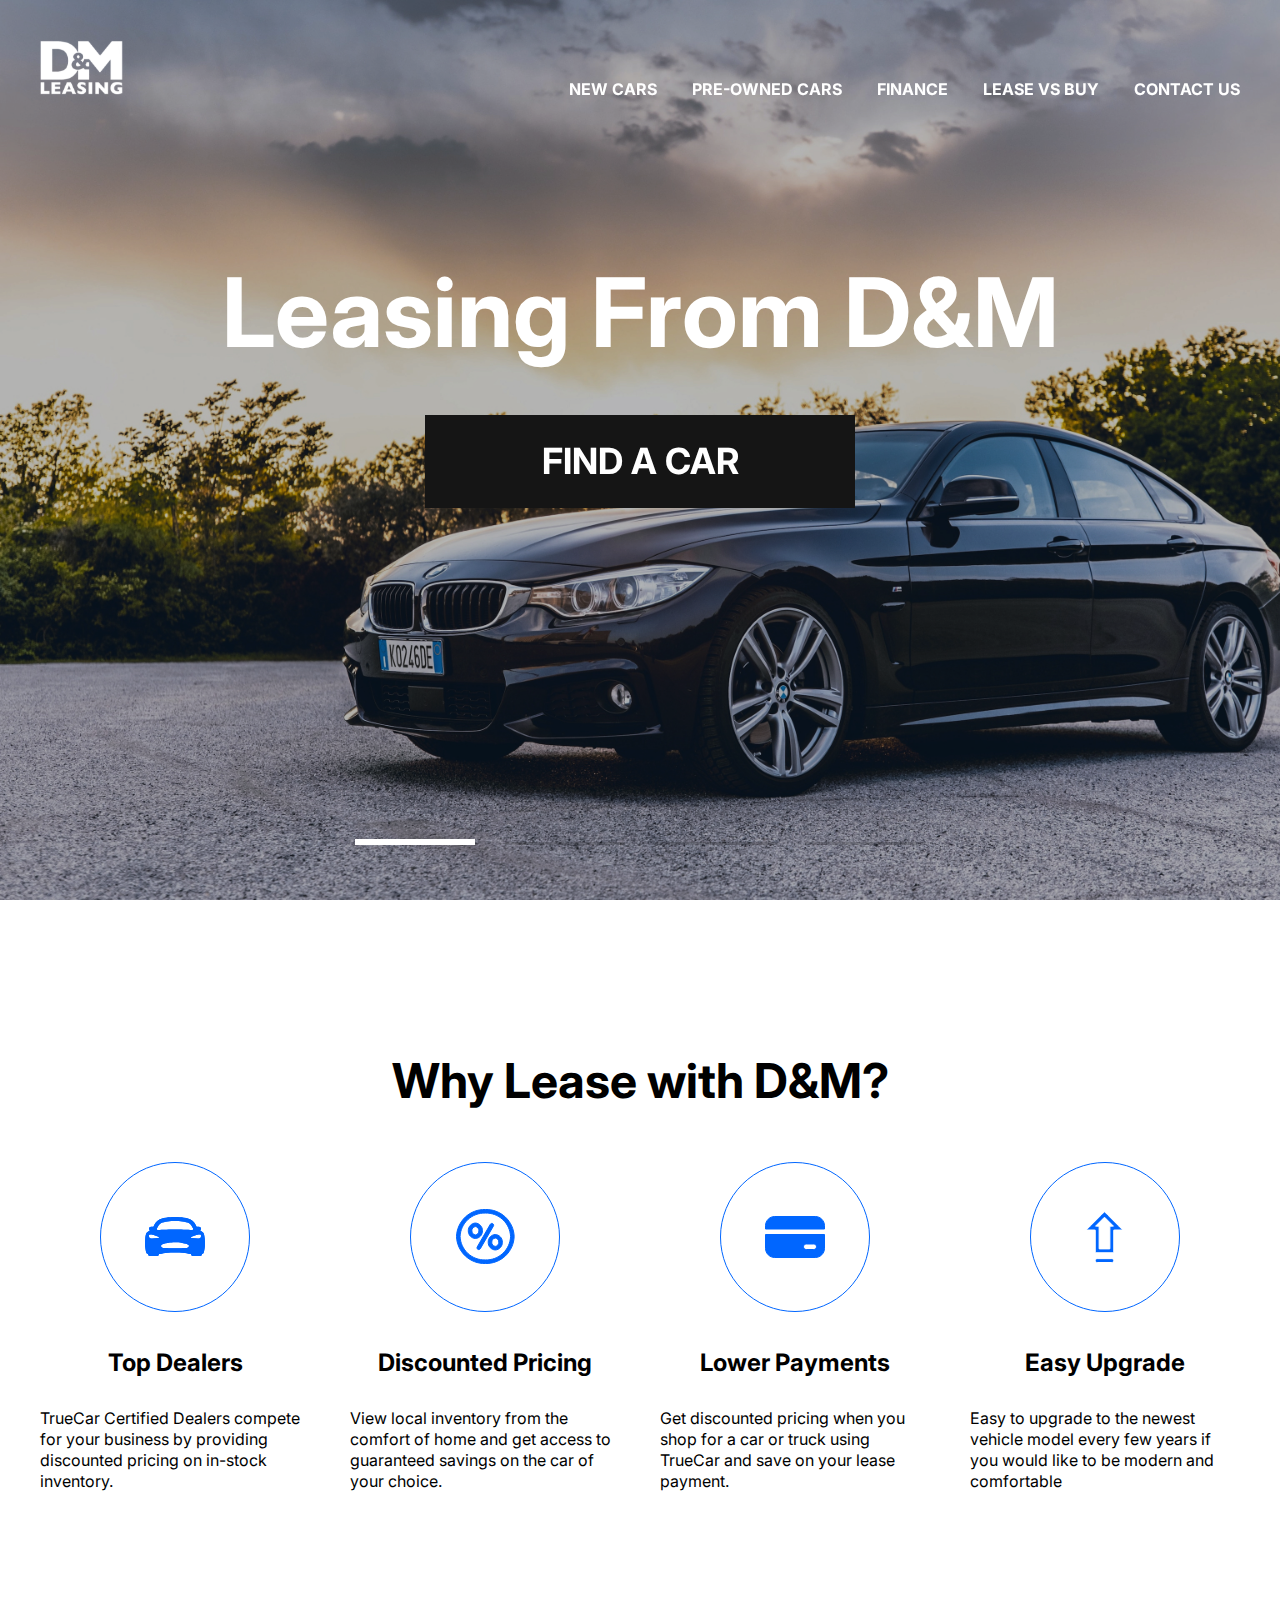
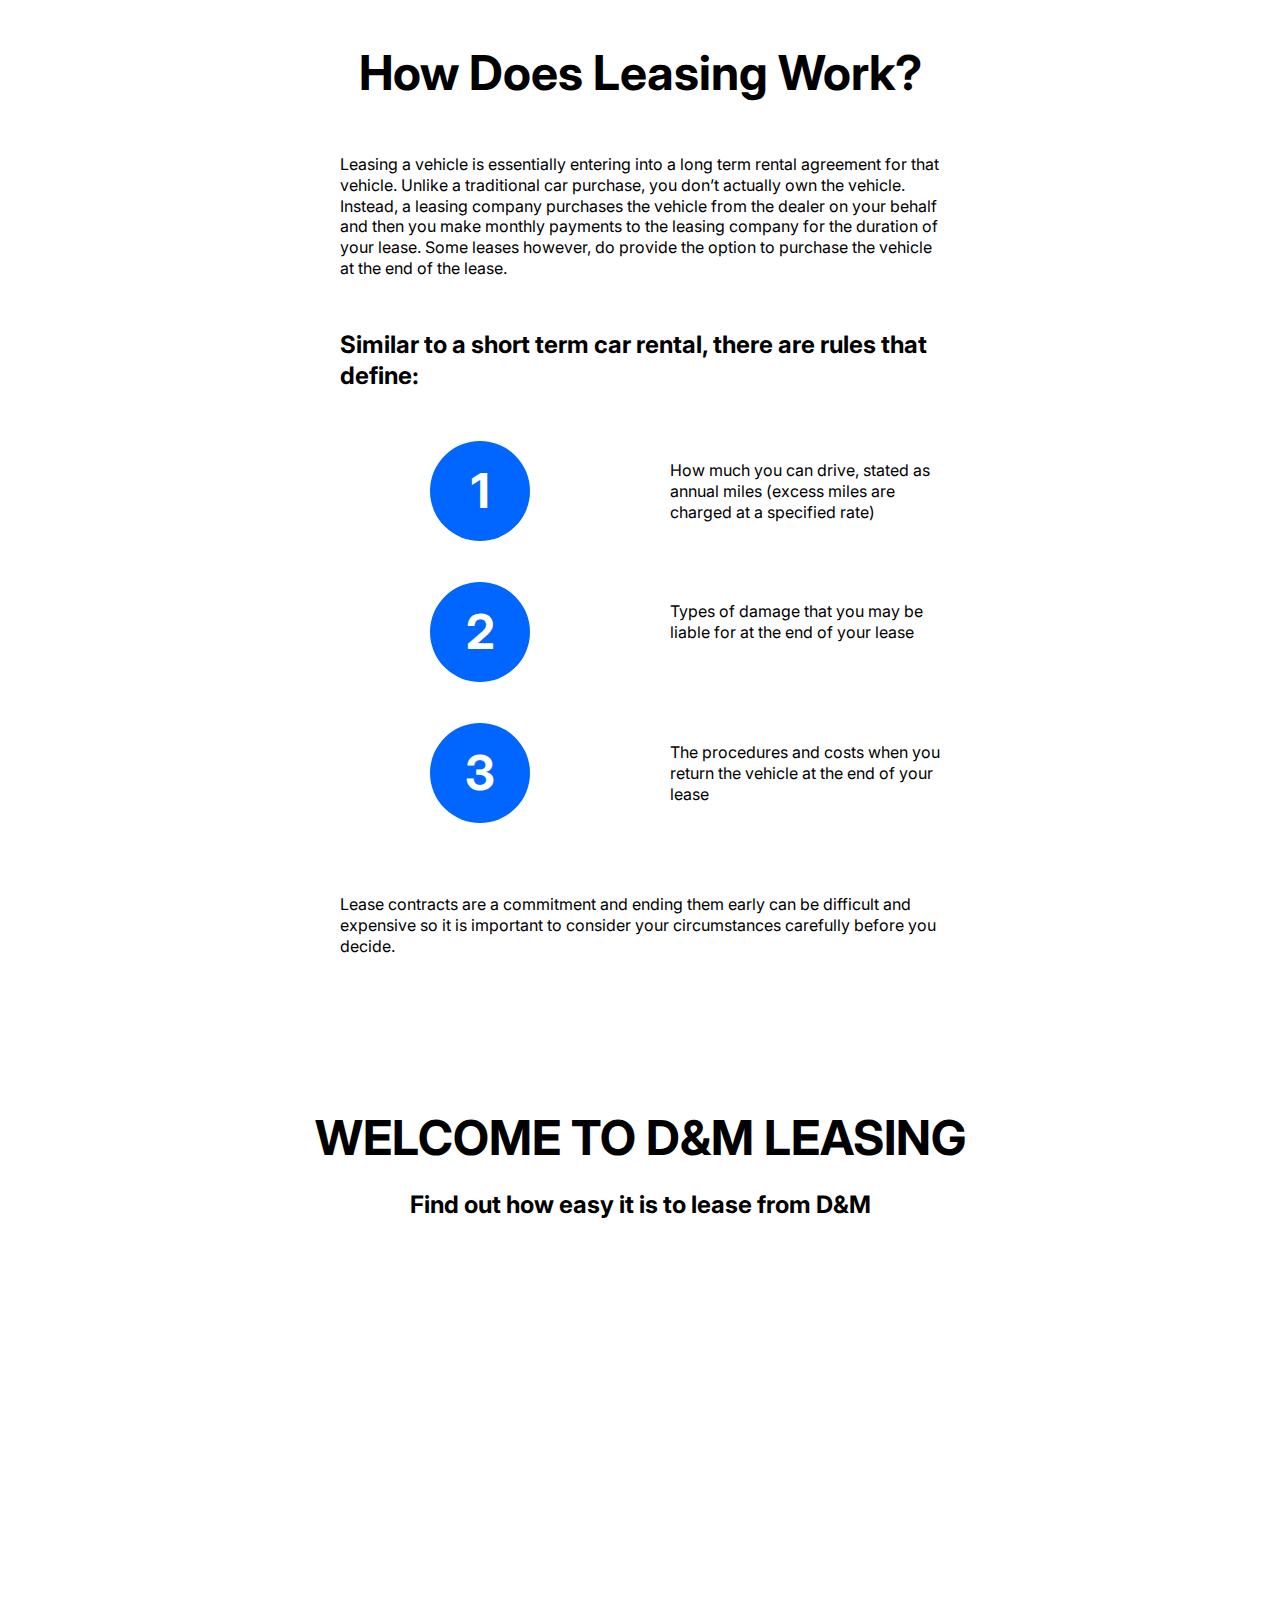
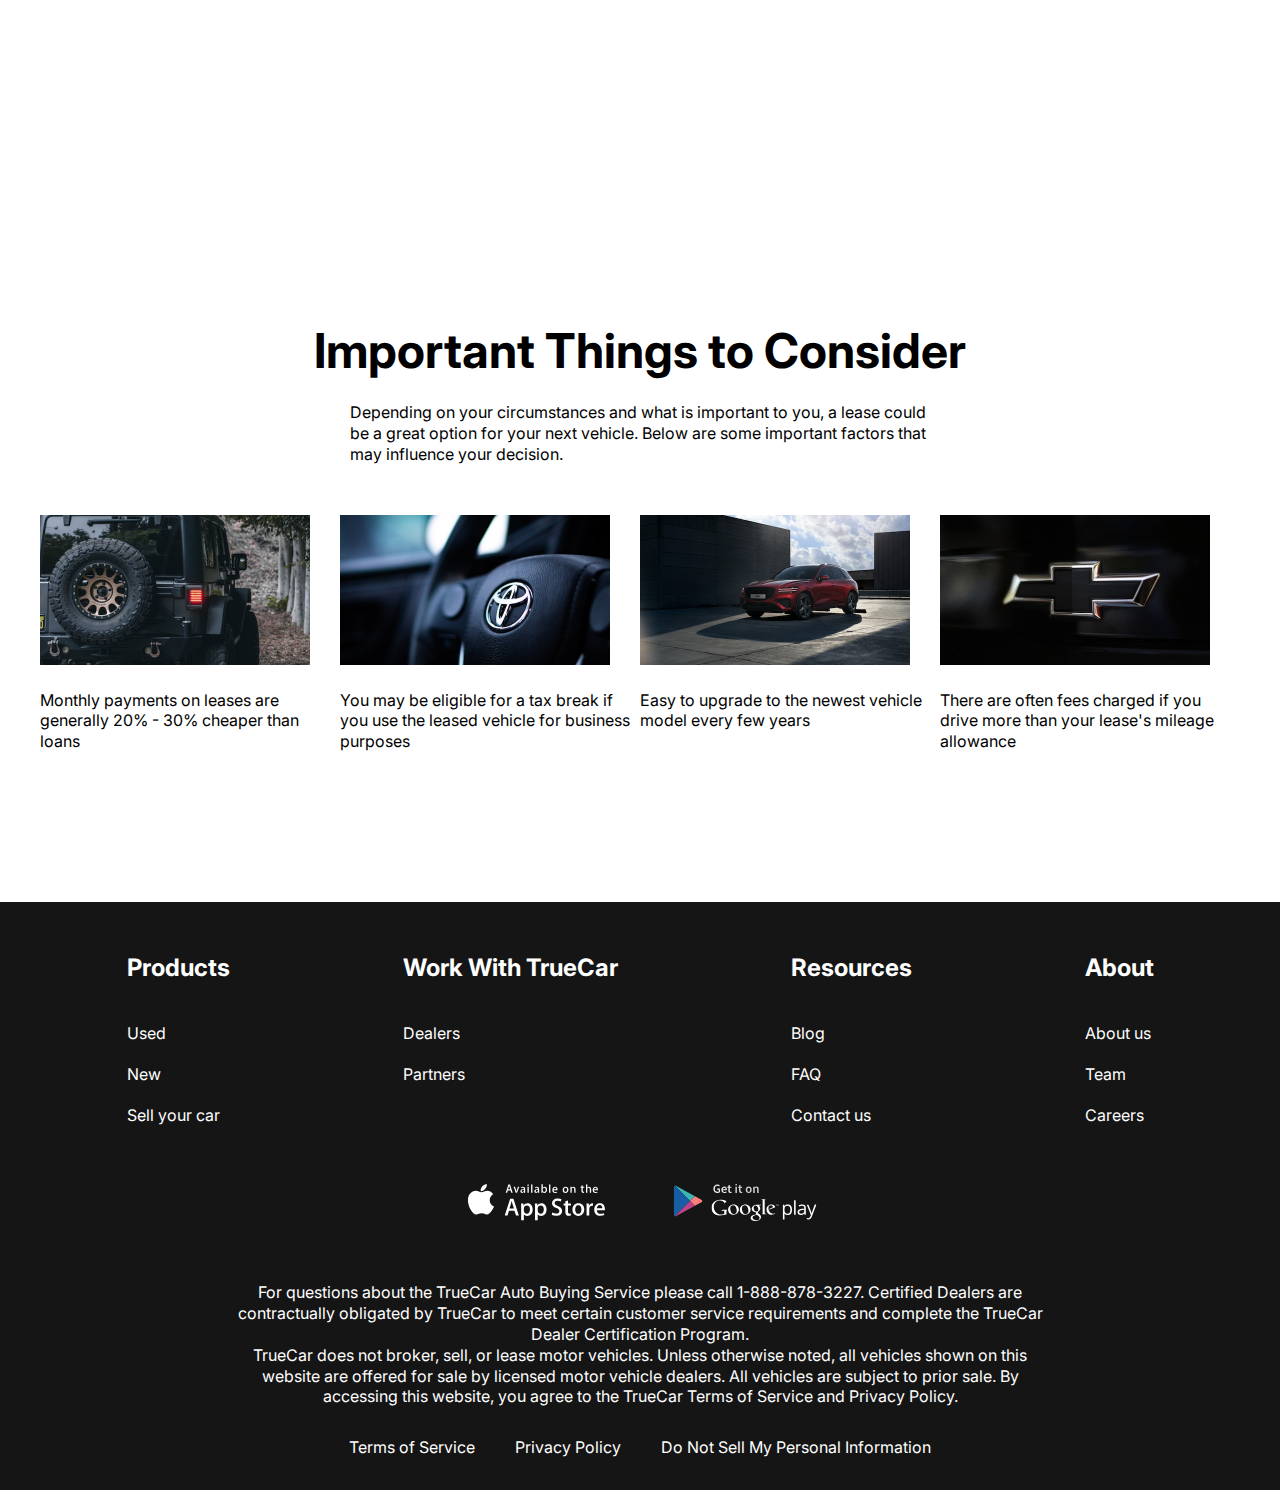
<file: index.html>
<!DOCTYPE html>
<html lang="en">
  <head>
    <meta charset="UTF-8" />
    <meta http-equiv="X-UA-Compatible" content="IE=edge" />
    <meta name="viewport" content="width=device-width, initial-scale=1.0" />
    <title>lease cars</title>
    <link rel="preconnect" href="https://fonts.googleapis.com" />
    <link rel="preconnect" href="https://fonts.gstatic.com" crossorigin />
    <link
      href="https://fonts.googleapis.com/css2?family=Inter:wght@400;700&display=swap"
      rel="stylesheet"
    />
    <link
      rel="stylesheet"
      href="https://cdn.jsdelivr.net/npm/swiper@9/swiper-bundle.min.css"
    />
    <link rel="stylesheet" href="css/style.css" />
  </head>
  <body>
    <div class="wrapper">
      <header class="header header-main">
        <div class="container">
          <div class="header__inner">
            <a class="logo" href="index.html">
              <img src="images/logo.svg" alt="logo" class="logo__img" />
            </a>
            <nav class="menu">
              <button class="menu__btn">
                <span></span>
                <span></span>
                <span></span>
              </button>
              <ul class="menu__list">
                <li class="menu__list-item">
                  <a href="new-cars.html" class="menu__list-link">NEW CARS</a>
                </li>
                <li class="menu__list-item">
                  <a href="#" class="menu__list-link">PRE-OWNED CARS</a>
                </li>
                <li class="menu__list-item">
                  <a href="#" class="menu__list-link">FINANCE</a>
                </li>
                <li class="menu__list-item">
                  <a href="#" class="menu__list-link">LEASE VS BUY</a>
                </li>
                <li class="menu__list-item">
                  <a href="contacts.html" class="menu__list-link">CONTACT US</a>
                </li>
              </ul>
            </nav>
          </div>
        </div>
      </header>
      <main class="main">
        <section class="top">
          <div class="container">
            <h1 class="title">Leasing From D&M</h1>
            <a href="#" class="top__link">FIND A CAR</a>
          </div>
        </section>
        <div class="slider">
          <div class="swiper">
            <div class="swiper-wrapper">
              <div
                class="swiper-slide"
                style="background-image: url(images/slide1.jpg)"
              ></div>
              <div
                class="swiper-slide"
                style="background-image: url(images/slide2.jpg)"
              ></div>
              <div
                class="swiper-slide"
                style="background-image: url(images/slide1.jpg)"
              ></div>
              <div
                class="swiper-slide"
                style="background-image: url(images/slide2.jpg)"
              ></div>
            </div>
            <div class="swiper-pagination"></div>
          </div>
        </div>
        <section class="why-lease">
          <div class="container">
            <h2 class="section-title">Why Lease with D&M?</h2>
            <ul class="why-lease__list">
              <li class="why-lease__item">
                <img
                  src="images/why-lease1.svg"
                  alt="img"
                  class="why-lease__item-img"
                />
                <h3 class="why-lease__item-title">Top Dealers</h3>
                <p class="why-lease__item-text">
                  TrueCar Certified Dealers compete for your business by
                  providing discounted pricing on in-stock inventory.
                </p>
              </li>
              <li class="why-lease__item">
                <img
                  src="images/why-lease2.svg"
                  alt="img"
                  class="why-lease__item-img"
                />
                <h3 class="why-lease__item-title">Discounted Pricing</h3>
                <p class="why-lease__item-text">
                  View local inventory from the comfort of home and get access
                  to guaranteed savings on the car of your choice.
                </p>
              </li>
              <li class="why-lease__item">
                <img
                  src="images/why-lease3.svg"
                  alt="img"
                  class="why-lease__item-img"
                />
                <h3 class="why-lease__item-title">Lower Payments</h3>
                <p class="why-lease__item-text">
                  Get discounted pricing when you shop for a car or truck using
                  TrueCar and save on your lease payment.
                </p>
              </li>
              <li class="why-lease__item">
                <img
                  src="images/why-lease4.svg"
                  alt="img"
                  class="why-lease__item-img"
                />
                <h3 class="why-lease__item-title">Easy Upgrade</h3>
                <p class="why-lease__item-text">
                  Easy to upgrade to the newest vehicle model every few years if
                  you would like to be modern and comfortable
                </p>
              </li>
            </ul>
          </div>
        </section>
        <section class="how-does">
          <div class="container">
            <div class="how-does__iner">
              <h2 class="section-title">How Does Leasing Work?</h2>
              <p class="how-does__text">
                Leasing a vehicle is essentially entering into a long term
                rental agreement for that vehicle. Unlike a traditional car
                purchase, you don’t actually own the vehicle. Instead, a leasing
                company purchases the vehicle from the dealer on your behalf and
                then you make monthly payments to the leasing company for the
                duration of your lease. Some leases however, do provide the
                option to purchase the vehicle at the end of the lease.
              </p>

              <h4 class="how__dose-title">
                Similar to a short term car rental, there are rules that define:
              </h4>
              <ol class="how__does-list">
                <li class="how__does-item">
                  How much you can drive, stated as annual miles (excess miles
                  are charged at a specified rate)
                </li>
                <li class="how__does-item">
                  Types of damage that you may be liable for at the end of your
                  lease
                </li>
                <li class="how__does-item">
                  The procedures and costs when you return the vehicle at the
                  end of your lease
                </li>
              </ol>
              <p class="how-does__text">
                Lease contracts are a commitment and ending them early can be
                difficult and expensive so it is important to consider your
                circumstances carefully before you decide.
              </p>
            </div>
          </div>
        </section>
        <section class="video">
          <div class="container">
            <h2 class="section-title video__title">WELCOME TO D&M LEASING</h2>
            <p class="video__text">Find out how easy it is to lease from D&M</p>
            <iframe
              class="video__content"
              width="1000"
              height="500"
              src="https://www.youtube.com/embed/zyBX5j6MVUU?controls=0"
              title="YouTube video player"
              frameborder="0"
              allow="accelerometer; autoplay; clipboard-write; encrypted-media; gyroscope; picture-in-picture; web-share"
              allowfullscreen
            ></iframe>
          </div>
        </section>
        <section class="important">
          <div class="container">
            <h2 class="section-title impotant__title">
              Important Things to Consider
            </h2>
            <p class="important__text">
              Depending on your circumstances and what is important to you, a
              lease could be a great option for your next vehicle. Below are
              some important factors that may influence your decision.
            </p>
            <ul class="important__list">
              <li class="important__item">
                <img
                  src="images/imp1.jpg"
                  alt="img"
                  class="important__item-img"
                />
                <p class="important__item-text">
                  Monthly payments on leases are generally 20% - 30% cheaper
                  than loans
                </p>
              </li>
              <li class="important__item">
                <img
                  src="images/imp2.jpg"
                  alt="img"
                  class="important__item-img"
                />
                <p class="important__item-text">
                  You may be eligible for a tax break if you use the leased
                  vehicle for business purposes
                </p>
              </li>
              <li class="important__item">
                <img
                  src="images/imp3.jpg"
                  alt="img"
                  class="important__item-img"
                />
                <p class="important__item-text">
                  Easy to upgrade to the newest vehicle model every few years
                </p>
              </li>
              <li class="important__item">
                <img
                  src="images/imp4.jpg"
                  alt="img"
                  class="important__item-img"
                />
                <p class="important__item-text">
                  There are often fees charged if you drive more than your
                  lease's mileage allowance
                </p>
              </li>
            </ul>
          </div>
        </section>
      </main>
      <footer class="footer">
        <div class="container">
          <nav class="footer__menu">
            <ul class="footer__menu-list">
              <li class="footer__menu-item">
                <p class="footer__menu-title">Products</p>
              </li>
              <li class="footer__menu-item">
                <a href="#" class="footer__menu-link">Used</a>
              </li>
              <li class="footer__menu-item">
                <a href="#" class="footer__menu-link">New</a>
              </li>
              <li class="footer__menu-item">
                <a href="#" class="footer__menu-link">Sell your car</a>
              </li>
            </ul>
            <ul class="footer__menu-list">
              <li class="footer__menu-item">
                <p class="footer__menu-title">Work With TrueCar</p>
              </li>
              <li class="footer__menu-item">
                <a href="#" class="footer__menu-link">Dealers</a>
              </li>
              <li class="footer__menu-item">
                <a href="#" class="footer__menu-link">Partners</a>
              </li>
             
            </ul>
            <ul class="footer__menu-list">
              <li class="footer__menu-item">
                <p class="footer__menu-title">Resources</p>
              </li>
              <li class="footer__menu-item">
                <a href="#" class="footer__menu-link">Blog</a>
              </li>
              <li class="footer__menu-item">
                <a href="#" class="footer__menu-link">FAQ</a>
              </li>
              <li class="footer__menu-item">
                <a href="contacts.html" class="footer__menu-link">Contact us</a>
              </li>
            </ul>

            <ul class="footer__menu-list">
              <li class="footer__menu-item">
                <p class="footer__menu-title">About</p>
              </li>
              <li class="footer__menu-item">
                <a href="#" class="footer__menu-link">About us</a>
              </li>
              <li class="footer__menu-item">
                <a href="#" class="footer__menu-link">Team</a>
              </li>
              <li class="footer__menu-item">
                <a href="#" class="footer__menu-link">Careers</a>
              </li>
            </ul>
          </nav>
          <ul class="app">
            <li class="app__item">
              <a href="#" class="app__item-link">
                <img
                  src="images/appstore.svg"
                  alt="img"
                  class="app__item-img"
                />
              </a>
            </li>
            <li class="app__item">
              <a href="#" class="app__item-link">
                <img
                  src="images/googlplay.svg"
                  alt="img"
                  class="app__item-img"
                />
              </a>
            </li>
          </ul>
          <div class="footer__copy">
            <p class="footer__copy-text">
              For questions about the TrueCar Auto Buying Service please call
              1-888-878-3227. Certified Dealers are contractually obligated by
              TrueCar to meet certain customer service requirements and complete
              the TrueCar Dealer Certification Program.
            </p>
            <p class="footer__copy-text">
              TrueCar does not broker, sell, or lease motor vehicles. Unless
              otherwise noted, all vehicles shown on this website are offered
              for sale by licensed motor vehicle dealers. All vehicles are
              subject to prior sale. By accessing this website, you agree to the
              TrueCar Terms of Service and Privacy Policy.
            </p>
          </div>
          <nav class="copy__nav">
            <ul class="copy__nav-list">
              <li class="copy__nav-item">
                <a href="#" class="copy__nav-link">Terms of Service</a>
              </li>
              <li class="copy__nav-item">
                <a href="#" class="copy__nav-link">Privacy Policy</a>
              </li>
              <li class="copy__nav-item">
                <a href="#" class="copy__nav-link"
                  >Do Not Sell My Personal Information</a
                >
              </li>
            </ul>
          </nav>
        </div>
      </footer>
    </div>
    <script src="https://cdn.jsdelivr.net/npm/swiper@9/swiper-bundle.min.js"></script>
    <script src="js/main.js"></script>
  </body>
</html>
</file>
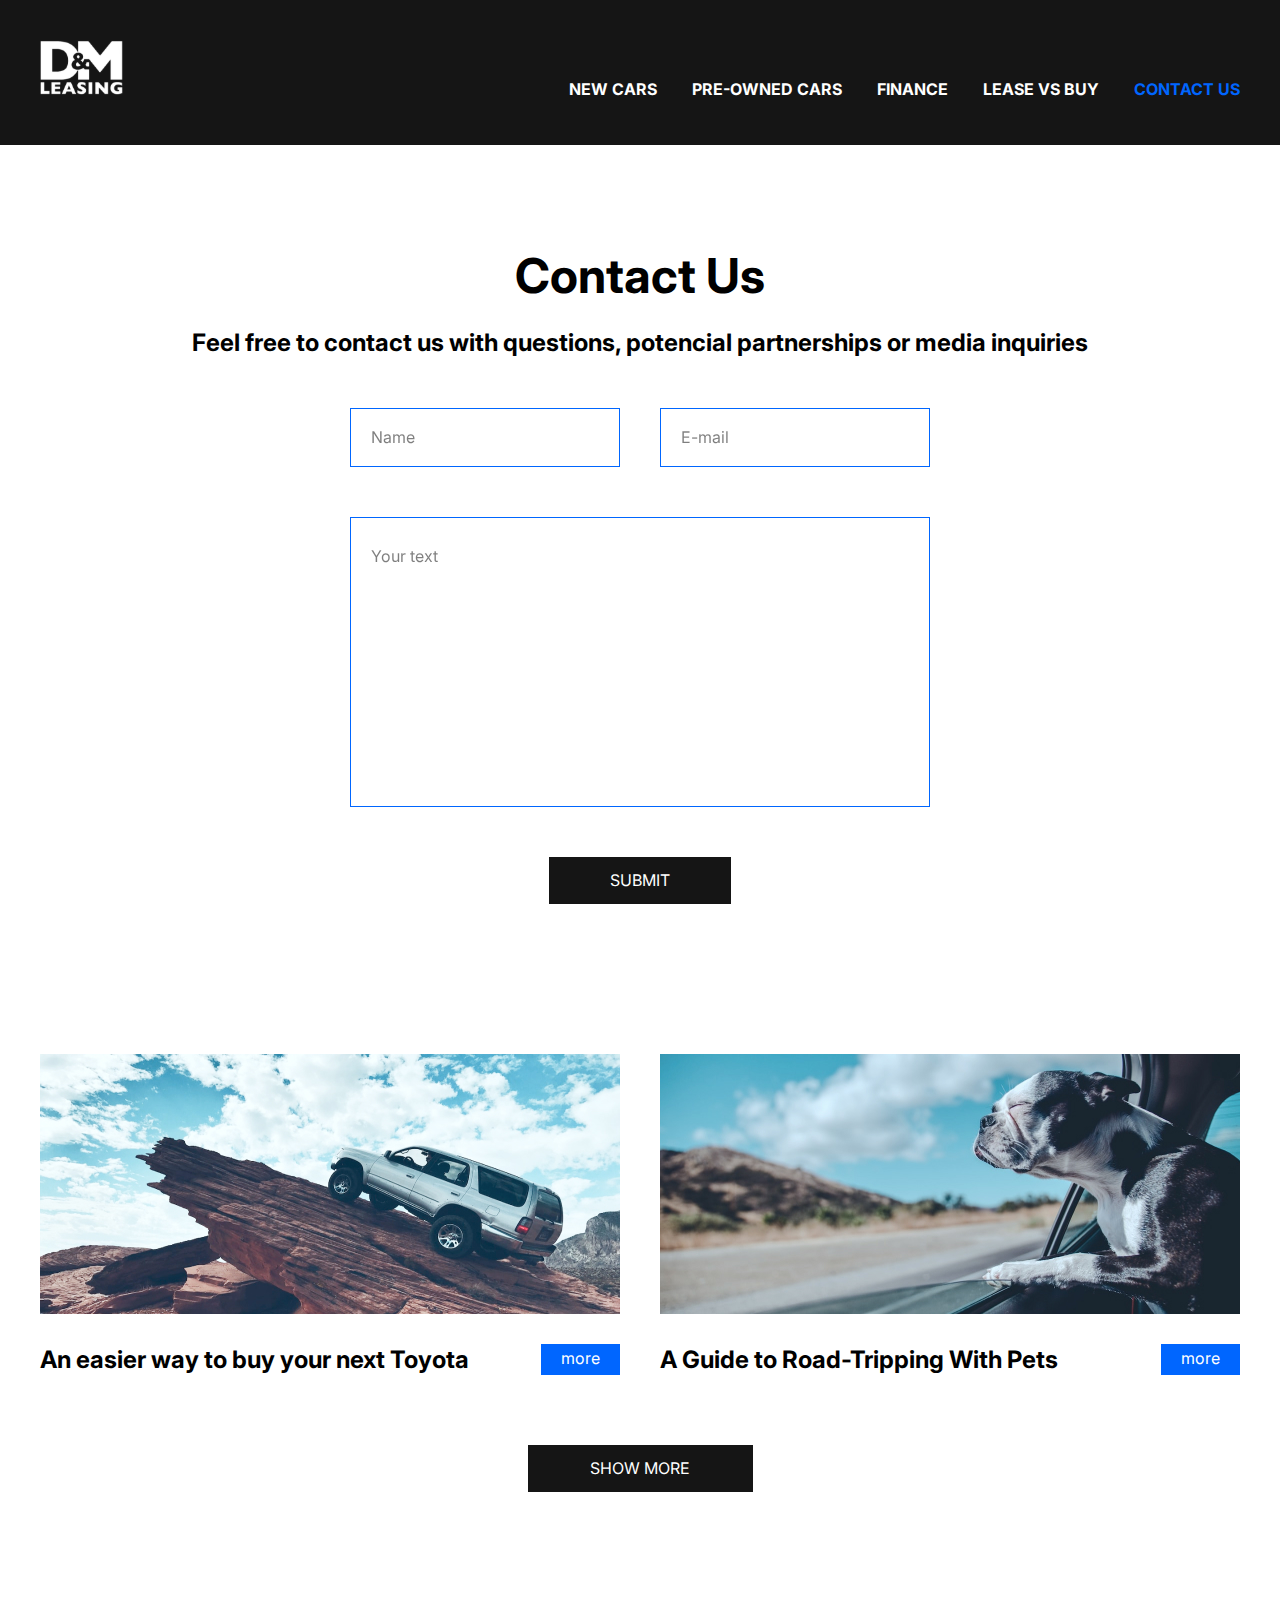
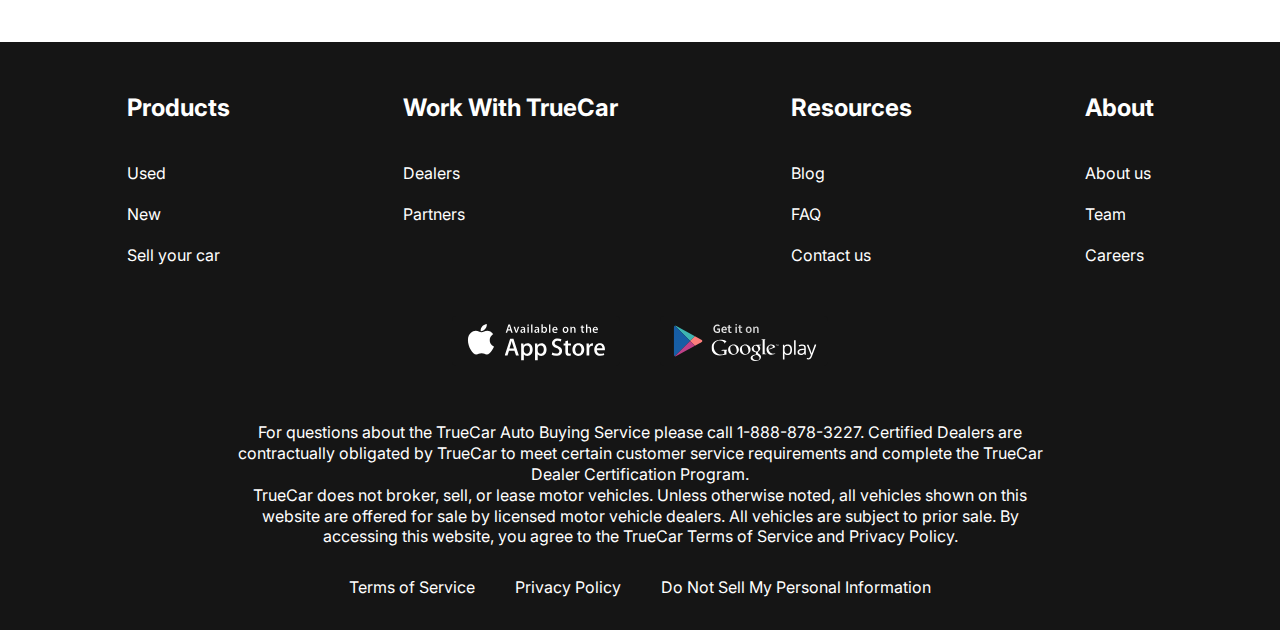
<file: contacts.html>
<!DOCTYPE html>
<html lang="en">
  <head>
    <meta charset="UTF-8" />
    <meta http-equiv="X-UA-Compatible" content="IE=edge" />
    <meta name="viewport" content="width=device-width, initial-scale=1.0" />
    <title>lease cars</title>
    <link rel="preconnect" href="https://fonts.googleapis.com" />
    <link rel="preconnect" href="https://fonts.gstatic.com" crossorigin />
    <link
      href="https://fonts.googleapis.com/css2?family=Inter:wght@400;700&display=swap"
      rel="stylesheet"
    />
    <link rel="stylesheet" href="css/style.css" />
  </head>
  <body>
    <div class="wrapper">
      <header class="header">
        <div class="container">
          <div class="header__inner">
            <a class="logo" href="index.html">
              <img src="images/logo.svg" alt="logo" class="logo__img" />
            </a>
            <nav class="menu">
              <button class="menu__btn">
                <span></span>
                <span></span>
                <span></span>
              </button>
              <ul class="menu__list">
                <li class="menu__list-item">
                  <a href="new-cars.html" class="menu__list-link">NEW CARS</a>
                </li>
                <li class="menu__list-item">
                  <a href="#" class="menu__list-link">PRE-OWNED CARS</a>
                </li>
                <li class="menu__list-item">
                  <a href="#" class="menu__list-link">FINANCE</a>
                </li>
                <li class="menu__list-item">
                  <a href="#" class="menu__list-link">LEASE VS BUY</a>
                </li>
                <li class="menu__list-item">
                  <a href="contacts.html" class="menu__list-link menu__list-link--active">CONTACT US</a>
                </li>
              </ul>
            </nav>
          </div>
        </div>
      </header>
      <main class="main">
        <section class="contacts">
          <div class="container">
            <h2 class="section-title contacts__title">
              Contact Us
            </h2>
            <p class="contacts__text">
              Feel free to contact us with questions, potencial partnerships or media inquiries
            </p>
            <form action="#" class="form">
              <input type="text" class="form__input" placeholder="Name">
              <input type="email" class="form__input" placeholder="E-mail">
              <textarea class="form__textarea" placeholder="Your text"></textarea>
              <button class="form__btn" type="submit">SUBMIT</button>
            </form>
          </div>
        </section>
        <section class="blog">
          <div class="container">
            <div class="blog__items">
              <div class="blog__item">
                <img src="images/blog1.jpg" alt="img" class="blog__item-img">
                <h4 class="blog__item-title">An easier way to buy your next Toyota</h4>
                <a href="#" class="blog__item-link">more</a>
              </div>
              <div class="blog__item">
                <img src="images/blog2.jpg" alt="img" class="blog__item-img">
                <h4 class="blog__item-title">A Guide to Road-Tripping With Pets</h4>
                <a href="#" class="blog__item-link">more</a>
              </div>
            </div>
            <a href="#" class="show__link">SHOW MORE</a>
          </div>
        </section>
      </main>
      <footer class="footer">
        <div class="container">
          <nav class="footer__menu">
            <ul class="footer__menu-list">
              <li class="footer__menu-item">
                <p class="footer__menu-title">Products</p>
              </li>
              <li class="footer__menu-item">
                <a href="#" class="footer__menu-link">Used</a>
              </li>
              <li class="footer__menu-item">
                <a href="#" class="footer__menu-link">New</a>
              </li>
              <li class="footer__menu-item">
                <a href="#" class="footer__menu-link">Sell your car</a>
              </li>
            </ul>
            <ul class="footer__menu-list">
              <li class="footer__menu-item">
                <p class="footer__menu-title">Work With TrueCar</p>
              </li>
              <li class="footer__menu-item">
                <a href="#" class="footer__menu-link">Dealers</a>
              </li>
              <li class="footer__menu-item">
                <a href="#" class="footer__menu-link">Partners</a>
              </li>
             
            </ul>
            <ul class="footer__menu-list">
              <li class="footer__menu-item">
                <p class="footer__menu-title">Resources</p>
              </li>
              <li class="footer__menu-item">
                <a href="#" class="footer__menu-link">Blog</a>
              </li>
              <li class="footer__menu-item">
                <a href="#" class="footer__menu-link">FAQ</a>
              </li>
              <li class="footer__menu-item">
                <a href="contacts.html" class="footer__menu-link">Contact us</a>
              </li>
            </ul>

            <ul class="footer__menu-list">
              <li class="footer__menu-item">
                <p class="footer__menu-title">About</p>
              </li>
              <li class="footer__menu-item">
                <a href="#" class="footer__menu-link">About us</a>
              </li>
              <li class="footer__menu-item">
                <a href="#" class="footer__menu-link">Team</a>
              </li>
              <li class="footer__menu-item">
                <a href="#" class="footer__menu-link">Careers</a>
              </li>
            </ul>
          </nav>
          <ul class="app">
            <li class="app__item">
              <a href="#" class="app__item-link">
                <img
                  src="images/appstore.svg"
                  alt="img"
                  class="app__item-img"
                />
              </a>
            </li>
            <li class="app__item">
              <a href="#" class="app__item-link">
                <img
                  src="images/googlplay.svg"
                  alt="img"
                  class="app__item-img"
                />
              </a>
            </li>
          </ul>
          <div class="footer__copy">
            <p class="footer__copy-text">
              For questions about the TrueCar Auto Buying Service please call
              1-888-878-3227. Certified Dealers are contractually obligated by
              TrueCar to meet certain customer service requirements and complete
              the TrueCar Dealer Certification Program.
            </p>
            <p class="footer__copy-text">
              TrueCar does not broker, sell, or lease motor vehicles. Unless
              otherwise noted, all vehicles shown on this website are offered
              for sale by licensed motor vehicle dealers. All vehicles are
              subject to prior sale. By accessing this website, you agree to the
              TrueCar Terms of Service and Privacy Policy.
            </p>
          </div>
          <nav class="copy__nav">
            <ul class="copy__nav-list">
              <li class="copy__nav-item">
                <a href="#" class="copy__nav-link">Terms of Service</a>
              </li>
              <li class="copy__nav-item">
                <a href="#" class="copy__nav-link">Privacy Policy</a>
              </li>
              <li class="copy__nav-item">
                <a href="#" class="copy__nav-link"
                  >Do Not Sell My Personal Information</a
                >
              </li>
            </ul>
          </nav>
        </div>
      </footer>
    </div>
    <script src="js/main.js"></script>
  </body>
</html>
</file>
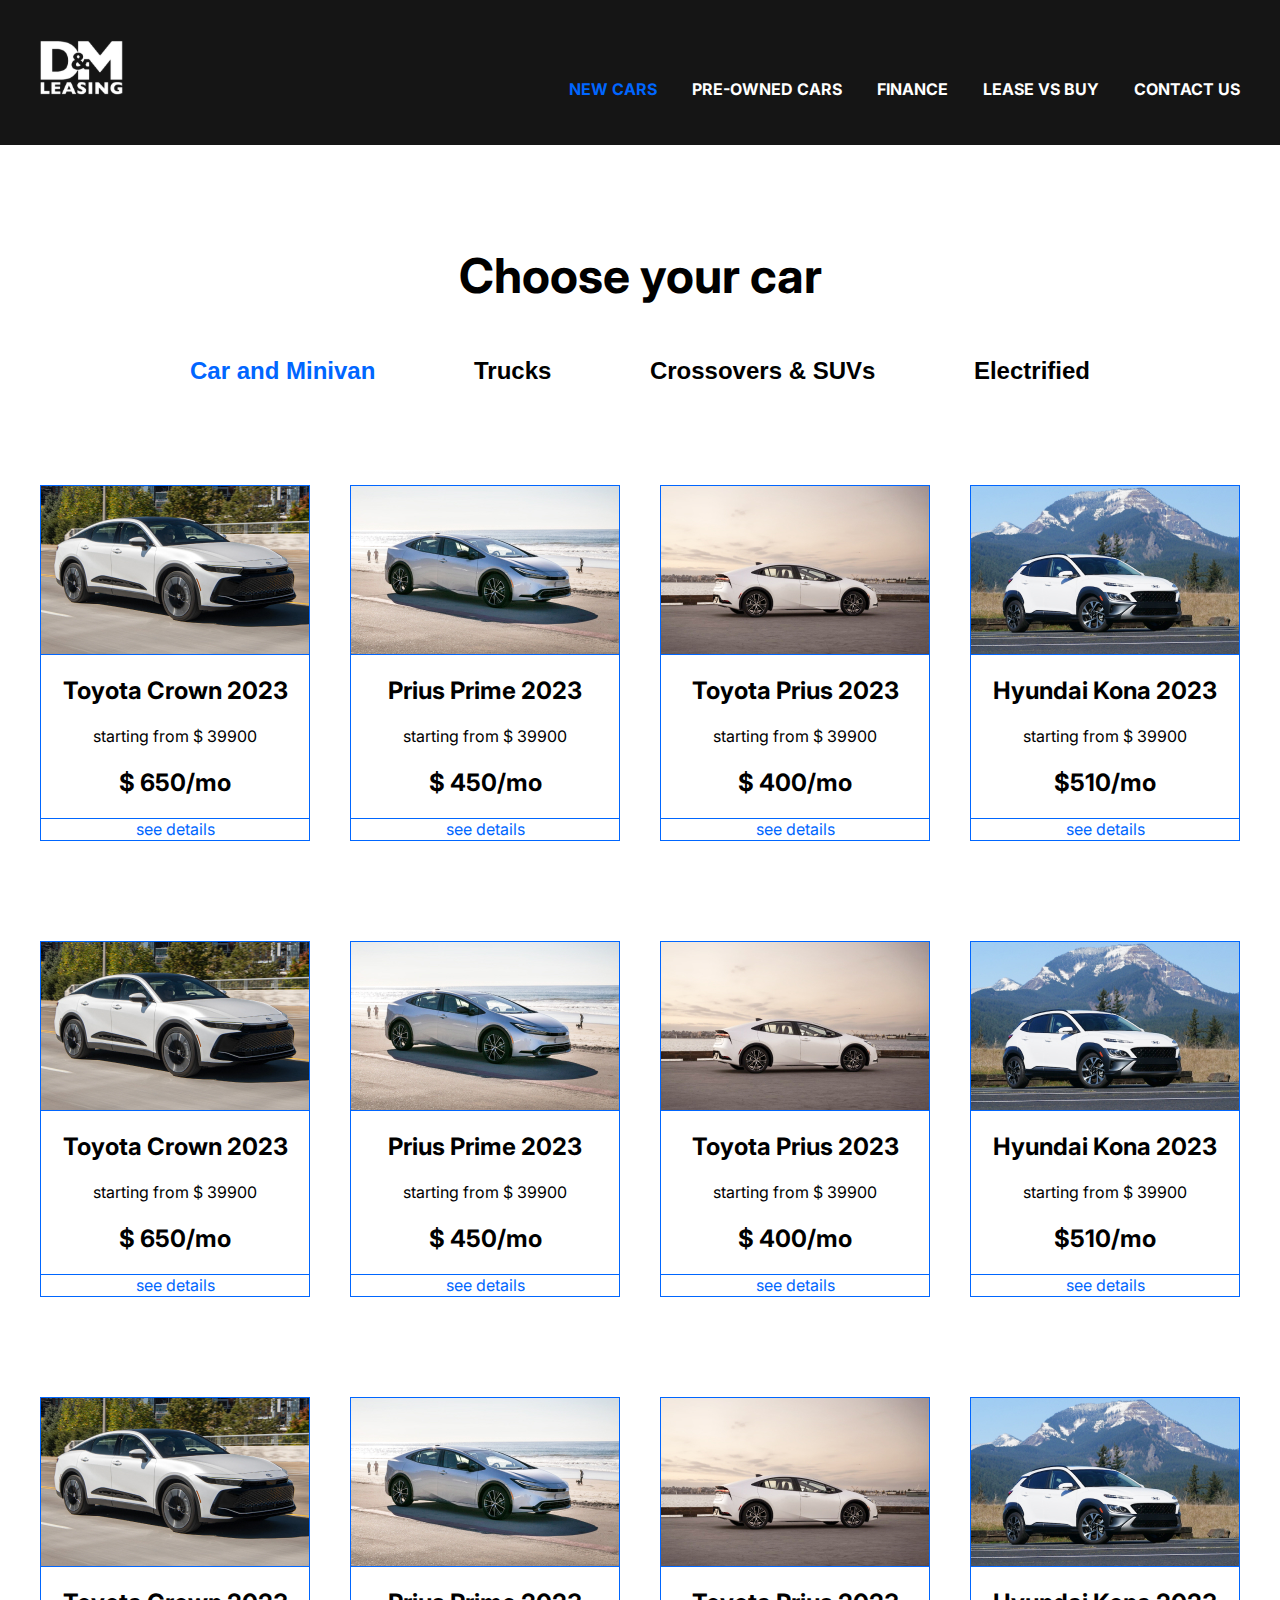
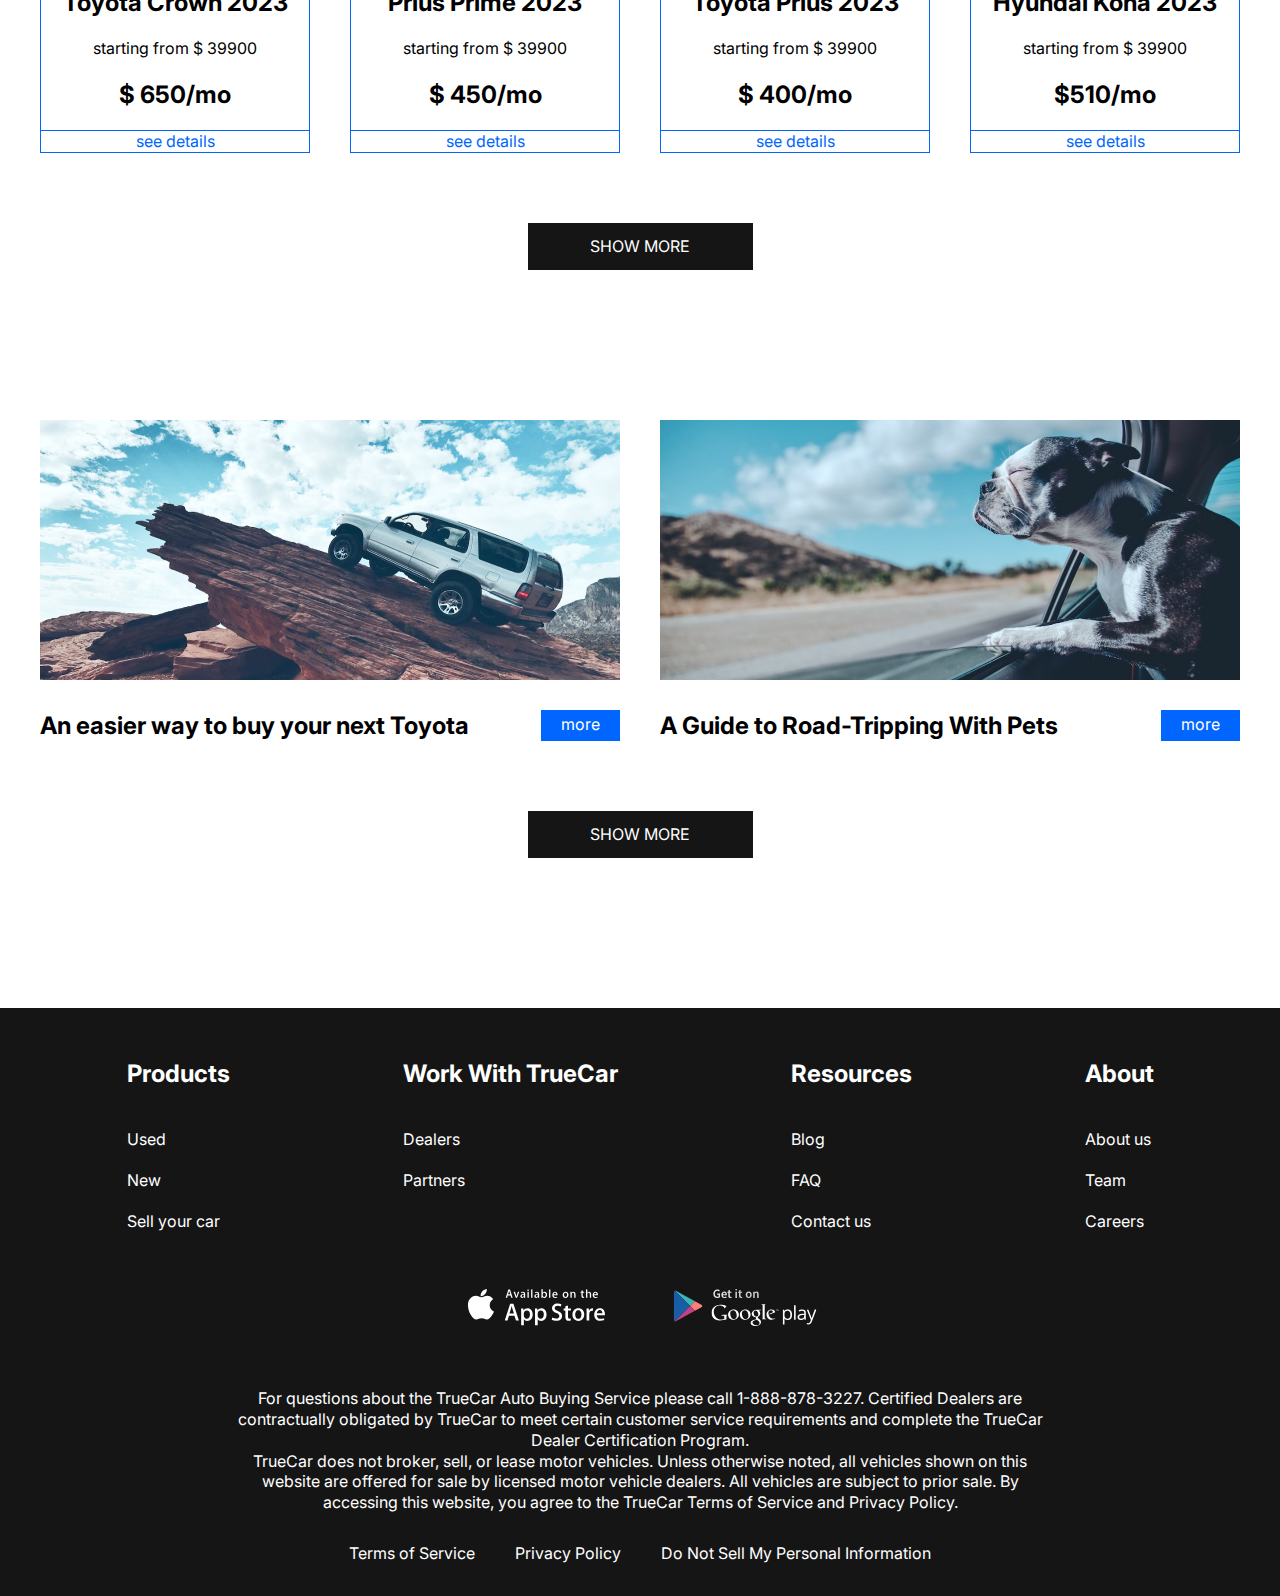
<file: new-cars.html>
<!DOCTYPE html>
<html lang="en">
  <head>
    <meta charset="UTF-8" />
    <meta http-equiv="X-UA-Compatible" content="IE=edge" />
    <meta name="viewport" content="width=device-width, initial-scale=1.0" />
    <title>lease cars</title>
    <link rel="preconnect" href="https://fonts.googleapis.com" />
    <link rel="preconnect" href="https://fonts.gstatic.com" crossorigin />
    <link
      href="https://fonts.googleapis.com/css2?family=Inter:wght@400;700&display=swap"
      rel="stylesheet"
    />
    <link rel="stylesheet" href="css/style.css" />
  </head>
  <body>
    <div class="wrapper">
      <header class="header">
        <div class="container">
          <div class="header__inner">
            <a class="logo" href="index.html">
              <img src="images/logo.svg" alt="logo" class="logo__img" />
            </a>
            <nav class="menu">
              <button class="menu__btn">
                <span></span>
                <span></span>
                <span></span>
              </button>
              <ul class="menu__list">
                <li class="menu__list-item">
                  <a
                    href="new-cars.html"
                    class="menu__list-link menu__list-link--active"
                    >NEW CARS</a
                  >
                </li>
                <li class="menu__list-item">
                  <a href="#" class="menu__list-link">PRE-OWNED CARS</a>
                </li>
                <li class="menu__list-item">
                  <a href="#" class="menu__list-link">FINANCE</a>
                </li>
                <li class="menu__list-item">
                  <a href="#" class="menu__list-link">LEASE VS BUY</a>
                </li>
                <li class="menu__list-item">
                  <a href="contacts.html" class="menu__list-link">CONTACT US</a>
                </li>
              </ul>
            </nav>
          </div>
        </div>
      </header>
      <main class="main">
        <section class="choose-cars">
          <div class="container">
            <h2 class="section-title">Choose your car</h2>
            <div class="tabs">
              <div class="tabs__btn">
                <button class="tabs__btn-item tabs__btn-item--active" data-button="content-1">
                  Car and Minivan
                </button>
                <button class="tabs__btn-item" data-button="content-2">Trucks</button>
                <button class="tabs__btn-item"data-button="content-3">Crossovers & SUVs</button>
                <button class="tabs__btn-item"data-button="content-4">Electrified</button>
              </div>
              <div class="tabs__content">
                <div class="tabs__content-item tabs__content-item--active" id="content-1">
                  <div class="card">
                    <img src="images/card1.jpg" alt="img" class="card__img" />
                    <div class="card__content">
                      <h4 class="card__title">Toyota Crown 2023</h4>
                      <p class="card__text">starting from $ 39900</p>
                      <p class="card__price">$ 650/mo</p>
                      <a href="#" class="card__link">see details</a>
                    </div>
                  </div>
                  <div class="card">
                    <img src="images/card2.jpg" alt="img" class="card__img" />
                    <div class="card__content">
                      <h4 class="card__title">Prius Prime 2023</h4>
                      <p class="card__text">starting from $ 39900</p>
                      <p class="card__price">$ 450/mo</p>
                      <a href="#" class="card__link">see details</a>
                    </div>
                  </div>
                  <div class="card">
                    <img src="images/card3.jpg" alt="img" class="card__img" />
                    <div class="card__content">
                      <h4 class="card__title">Toyota Prius 2023</h4>
                      <p class="card__text">starting from $ 39900</p>
                      <p class="card__price">$ 400/mo</p>
                      <a href="#" class="card__link">see details</a>
                    </div>
                  </div>
                  <div class="card">
                    <img src="images/card4.jpg" alt="img" class="card__img" />
                    <div class="card__content">
                      <h4 class="card__title">Hyundai Kona 2023</h4>
                      <p class="card__text">starting from $ 39900</p>
                      <p class="card__price">$510/mo</p>
                      <a href="#" class="card__link">see details</a>
                    </div>
                  </div>
                  <div class="card">
                    <img src="images/card1.jpg" alt="img" class="card__img" />
                    <div class="card__content">
                      <h4 class="card__title">Toyota Crown 2023</h4>
                      <p class="card__text">starting from $ 39900</p>
                      <p class="card__price">$ 650/mo</p>
                      <a href="#" class="card__link">see details</a>
                    </div>
                  </div>
                  <div class="card">
                    <img src="images/card2.jpg" alt="img" class="card__img" />
                    <div class="card__content">
                      <h4 class="card__title">Prius Prime 2023</h4>
                      <p class="card__text">starting from $ 39900</p>
                      <p class="card__price">$ 450/mo</p>
                      <a href="#" class="card__link">see details</a>
                    </div>
                  </div>
                  <div class="card">
                    <img src="images/card3.jpg" alt="img" class="card__img" />
                    <div class="card__content">
                      <h4 class="card__title">Toyota Prius 2023</h4>
                      <p class="card__text">starting from $ 39900</p>
                      <p class="card__price">$ 400/mo</p>
                      <a href="#" class="card__link">see details</a>
                    </div>
                  </div>
                  <div class="card">
                    <img src="images/card4.jpg" alt="img" class="card__img" />
                    <div class="card__content">
                      <h4 class="card__title">Hyundai Kona 2023</h4>
                      <p class="card__text">starting from $ 39900</p>
                      <p class="card__price">$510/mo</p>
                      <a href="#" class="card__link">see details</a>
                    </div>
                  </div>
                  <div class="card">
                    <img src="images/card1.jpg" alt="img" class="card__img" />
                    <div class="card__content">
                      <h4 class="card__title">Toyota Crown 2023</h4>
                      <p class="card__text">starting from $ 39900</p>
                      <p class="card__price">$ 650/mo</p>
                      <a href="#" class="card__link">see details</a>
                    </div>
                  </div>
                  <div class="card">
                    <img src="images/card2.jpg" alt="img" class="card__img" />
                    <div class="card__content">
                      <h4 class="card__title">Prius Prime 2023</h4>
                      <p class="card__text">starting from $ 39900</p>
                      <p class="card__price">$ 450/mo</p>
                      <a href="#" class="card__link">see details</a>
                    </div>
                  </div>
                  <div class="card">
                    <img src="images/card3.jpg" alt="img" class="card__img" />
                    <div class="card__content">
                      <h4 class="card__title">Toyota Prius 2023</h4>
                      <p class="card__text">starting from $ 39900</p>
                      <p class="card__price">$ 400/mo</p>
                      <a href="#" class="card__link">see details</a>
                    </div>
                  </div>
                  <div class="card">
                    <img src="images/card4.jpg" alt="img" class="card__img" />
                    <div class="card__content">
                      <h4 class="card__title">Hyundai Kona 2023</h4>
                      <p class="card__text">starting from $ 39900</p>
                      <p class="card__price">$510/mo</p>
                      <a href="#" class="card__link">see details</a>
                    </div>
                  </div>
                </div>
                <div class="tabs__content-item" id="content-2">2</div>
                <div class="tabs__content-item" id="content-3">3</div>
                <div class="tabs__content-item" id="content-4">4</div>
              </div>
            </div>
            <a href="#" class="show__link">SHOW MORE</a>
          </div>
        </section>
        <section class="blog">
          <div class="container">
            <div class="blog__items">
              <div class="blog__item">
                <img src="images/blog1.jpg" alt="img" class="blog__item-img" />
                <h4 class="blog__item-title">
                  An easier way to buy your next Toyota
                </h4>
                <a href="#" class="blog__item-link">more</a>
              </div>
              <div class="blog__item">
                <img src="images/blog2.jpg" alt="img" class="blog__item-img" />
                <h4 class="blog__item-title">
                  A Guide to Road-Tripping With Pets
                </h4>
                <a href="#" class="blog__item-link">more</a>
              </div>
            </div>
            <a href="#" class="show__link">SHOW MORE</a>
          </div>
        </section>
      </main>
      <footer class="footer">
        <div class="container">
          <nav class="footer__menu">
            <ul class="footer__menu-list">
              <li class="footer__menu-item">
                <p class="footer__menu-title">Products</p>
              </li>
              <li class="footer__menu-item">
                <a href="#" class="footer__menu-link">Used</a>
              </li>
              <li class="footer__menu-item">
                <a href="#" class="footer__menu-link">New</a>
              </li>
              <li class="footer__menu-item">
                <a href="#" class="footer__menu-link">Sell your car</a>
              </li>
            </ul>
            <ul class="footer__menu-list">
              <li class="footer__menu-item">
                <p class="footer__menu-title">Work With TrueCar</p>
              </li>
              <li class="footer__menu-item">
                <a href="#" class="footer__menu-link">Dealers</a>
              </li>
              <li class="footer__menu-item">
                <a href="#" class="footer__menu-link">Partners</a>
              </li>
             
            </ul>
            <ul class="footer__menu-list">
              <li class="footer__menu-item">
                <p class="footer__menu-title">Resources</p>
              </li>
              <li class="footer__menu-item">
                <a href="#" class="footer__menu-link">Blog</a>
              </li>
              <li class="footer__menu-item">
                <a href="#" class="footer__menu-link">FAQ</a>
              </li>
              <li class="footer__menu-item">
                <a href="contacts.html" class="footer__menu-link">Contact us</a>
              </li>
            </ul>

            <ul class="footer__menu-list">
              <li class="footer__menu-item">
                <p class="footer__menu-title">About</p>
              </li>
              <li class="footer__menu-item">
                <a href="#" class="footer__menu-link">About us</a>
              </li>
              <li class="footer__menu-item">
                <a href="#" class="footer__menu-link">Team</a>
              </li>
              <li class="footer__menu-item">
                <a href="#" class="footer__menu-link">Careers</a>
              </li>
            </ul>
          </nav>
          <ul class="app">
            <li class="app__item">
              <a href="#" class="app__item-link">
                <img
                  src="images/appstore.svg"
                  alt="img"
                  class="app__item-img"
                />
              </a>
            </li>
            <li class="app__item">
              <a href="#" class="app__item-link">
                <img
                  src="images/googlplay.svg"
                  alt="img"
                  class="app__item-img"
                />
              </a>
            </li>
          </ul>
          <div class="footer__copy">
            <p class="footer__copy-text">
              For questions about the TrueCar Auto Buying Service please call
              1-888-878-3227. Certified Dealers are contractually obligated by
              TrueCar to meet certain customer service requirements and complete
              the TrueCar Dealer Certification Program.
            </p>
            <p class="footer__copy-text">
              TrueCar does not broker, sell, or lease motor vehicles. Unless
              otherwise noted, all vehicles shown on this website are offered
              for sale by licensed motor vehicle dealers. All vehicles are
              subject to prior sale. By accessing this website, you agree to the
              TrueCar Terms of Service and Privacy Policy.
            </p>
          </div>
          <nav class="copy__nav">
            <ul class="copy__nav-list">
              <li class="copy__nav-item">
                <a href="#" class="copy__nav-link">Terms of Service</a>
              </li>
              <li class="copy__nav-item">
                <a href="#" class="copy__nav-link">Privacy Policy</a>
              </li>
              <li class="copy__nav-item">
                <a href="#" class="copy__nav-link"
                  >Do Not Sell My Personal Information</a
                >
              </li>
            </ul>
          </nav>
        </div>
      </footer>
    </div>
    <script src="js/main.js"></script>
  </body>
</html>
</file>
<file: css/style.css>
html {
  box-sizing: border-box;
}
*,
*::after,
*::before {
  box-sizing: inherit;
  margin: 0;
  padding: 0;
}
ul {
  list-style: none;
}
a {
  text-decoration: none;
  color: inherit;
}

html,
body {
  height: 100%;
}

.section-title {
  margin-bottom: 50px;
  font-size: 48px;
  font-weight: 700;
  text-align: center;
}

.wrapper {
  min-height: 100%;
  display: flex;
  flex-direction: column;
}

.container {
  max-width: 1220px;
  margin: 0 auto;
  padding: 0 10px;
}

body {
  font-family: "Inter", sans-serif;
  font-size: 16px;
  font-weight: 400;
  line-height: 1.3;
}

.header {
  background-color: #151515;
}

.header-main {
  background-color: transparent;
  position: absolute;
  z-index: 10;
  left: 0;
  right: 0;
}

.header__inner {
  padding-top: 40px;
  padding-bottom: 45px;
  display: flex;
  justify-content: space-between;
  align-items: flex-end;
}
.menu__list {
  display: flex;
  gap: 35px;
}
.menu__list-link {
  color: #fff;
  text-transform: uppercase;
  font-weight: 700;
}
.menu__list-link--active{
  color: #0066ff;
}
.footer {
  background-color: #151515;
  padding: 50px 0 32px;
  color: #fff;
}
.footer__menu {
  display: flex;
  justify-content: space-around;
  margin-bottom: 50px;
}
.footer__menu-list {
  max-width: 250px;
}
.footer__menu-title {
  font-size: 24px;
  font-weight: 700;
  padding-bottom: 20px;
}
.footer__menu-item + .footer__menu-item {
  padding-top: 20px;
}
.app {
  display: flex;
  justify-content: center;
  gap: 40px;
  margin-bottom: 52px;
}
.footer__copy {
  max-width: 806px;
  margin: 0 auto 30px;
  text-align: center;
}
.copy__nav-list {
  display: flex;
  justify-content: center;
  gap: 40px;
}
.main {
  flex-grow: 1;
}
.top {
  color: #fff;
  text-align: center;
  padding-top: 250px;
  padding-bottom: 50px;
  position: absolute;
  z-index: 5;
  left: 0;
  right: 0;
}
.title {
  padding-bottom: 40px;
  font-size: 96px;
  font-weight: 700;
}
.top__link {
  background-color: #151515;
  padding: 23px;
  max-width: 430px;
  width: 100%;
  display: inline-block;
  text-transform: uppercase;
  font-size: 36px;
  font-weight: 700;
}
.swiper::after {
  content: "";
  background: rgba(21, 21, 21, 0.3);
  position: absolute;
  z-index: 5;
  left: 0;
  right: 0;
  bottom: 0;
  top: 0;
}

.swiper-slide {
  background-repeat: no-repeat;
  background-size: cover;
  background-position: center;
  height: 100vh;
}
.swiper-pagination-bullet {
  width: 120px;
  height: 3px;
  background-color: #151515;
  border-radius: 0;
  margin: 0 15px !important;
}
.swiper-pagination-bullets.swiper-pagination-horizontal {
  bottom: 50px;
}
.swiper-pagination-bullet-active {
  height: 6px;
  background-color: #fff;
}

.why-lease {
  padding: 150px 0;
}
.why-lease__list {
  display: grid;
  grid-template-columns: repeat(4, 1fr);
  gap: 40px;
  text-align: center;
}
.why-lease__item-img {
  margin-bottom: 30px;
}
.why-lease__item-title {
  margin-bottom: 30px;
  font-size: 24px;
  font-weight: 700;
}
.why-lease__item-text {
  text-align: left;
}
.how-does {
  padding-bottom: 150px;
}
.how-does__iner {
  max-width: 600px;
  margin: 0 auto;
}
.how__dose-title {
  font-size: 24px;
  font-weight: 700;
  padding-top: 50px;
}
.how__does-list {
  padding: 50px 0 70px;
  counter-reset: myCounter;
}
.how__does-item {
  list-style-type: none;
  width: 270px;
  position: relative;
  margin-left: auto;
  padding: 19px 0 19px 240px;
  box-sizing: content-box;
  min-height: 63px;
}
.how__does-item + .how__does-item {
  margin-top: 40px;
}
.how__does-item::before {
  counter-increment: myCounter;
  content: counter(myCounter);
  display: flex;
  justify-content: center;
  align-items: center;
  background-color: #0066ff;
  font-size: 48px;
  font-weight: 700;
  color: #fff;
  width: 100px;
  height: 100px;
  border-radius: 50%;
  position: absolute;
  left: 0;
  top: 0;
}

.video {
  padding-bottom: 150px;
}
.video__title {
  margin-bottom: 20px;
}
.video__text {
  font-size: 24px;
  font-weight: 700;
  margin-bottom: 50px;
  text-align: center;
}
.video__content {
  margin: 0 auto;
  display: block;
}
.important {
  padding-bottom: 150px;
}
.impotant__title {
  margin-bottom: 20px;
}
.important__text {
  max-width: 580px;
  margin: 0 auto 50px;
}
.important__list{
  display: grid;
  grid-template-columns: repeat(4, 1fr);
}
.important__item-img{
  margin-bottom: 20px;
}

.contacts{
  padding: 100px 0 150px;
}
.contacts__title{
  margin-bottom: 20px;
}
.contacts__text{
  text-align: center;
  font-weight: 700;
  font-size: 24px;
  margin-bottom: 50px;
  padding: 0 100px;
}
form{
  max-width: 580px;
  margin: 0 auto;
  display: flex;
  justify-content: space-between;
  flex-wrap: wrap;
}
.form__input{
  width: 270px;
  padding: 18px 20px;
  display: inline-block;
  border: 1px solid #0066ff;
  margin-bottom: 50px;
  font-family: "Inter", sans-serif;
  font-size: 16px;
  font-weight: 400;
  line-height: 1.3;
  color: #000;
}
.form__input::placeholder,
.form__textarea::placeholder{
  font-family: "Inter", sans-serif;
  font-size: 16px;
  font-weight: 400;
  line-height: 1.3;
  opacity: 0.5;
  color: #000;
}
.form__textarea{
  width: 100%;
  resize: none;
  padding: 28px 20px;
  height: 290px;
  border: 1px solid #0066ff;
  font-family: "Inter", sans-serif;
  font-size: 16px;
  font-weight: 400;
  line-height: 1.3;
  color: #000;
  margin-bottom: 50px;
}
.form__btn{
  text-transform: uppercase;
  color: #fff;
  background-color: #151515;
  font-family: "Inter", sans-serif;
  font-size: 16px;
  font-weight: 400;
  line-height: 1.3;
  padding: 13px 61px;
  margin: 0 auto;
  border: none;
}
.blog{
  padding-bottom: 150px;
}
.blog__items{
  display: grid;
  grid-template-columns: repeat(2, 1fr);
  gap: 40px;
  margin-bottom: 70px;
}
.blog__item{
  display: flex;
  justify-content: space-between;
  flex-wrap: wrap;
}
.blog__item-img{
  margin-bottom: 30px;
  width: 100%;
}
.blog__item-title{
  flex-basis: 446px;
  font-size: 24px;
  font-weight: 700;
}
.blog__item-link{
  color: #fff;
  background-color: #0066ff;
  padding: 4px 20px;
}
.show__link{
  text-transform: uppercase;
  background-color: #151515;
  padding: 13px;
  color: #fff;
  width: 225px;
  margin: 0 auto;
  text-align: center;
  display: block;
}
.choose-cars{
  padding: 100px 0 150px;
}
.tabs{
  margin-bottom: 70px;
}
.tabs__btn{
  padding: 0 150px 100px;
  display: flex;
  justify-content: space-between;
  gap: 80px;
}
.tabs__btn-item{
  font-size: 24px;
  font-weight: 700;
  cursor: pointer;
  border: none;
  background-color: transparent;
  padding: 0;
}
.tabs__btn-item--active{
  color: #0066ff;
}
.tabs__content-item{
  display: none;
  grid-template-columns: repeat(4, 1fr);
  gap: 100px 40px;
}
.tabs__content-item.tabs__content-item--active{
  display: grid;
}
.card{
  text-align: center;
}
.card__img{
  display: block;
  width: 100%;
}
.card__content{
  border: 1px solid #0066ff;
  border-top: 0;
}
.card__title{
  padding-top: 20px;
  font-size: 24px;
  font-weight: 700;
  margin-bottom: 20px;
}
.card__text{
  margin-bottom: 20px;
}
.card__price{
  margin-bottom: 20px;
  font-weight: 700;
  font-size: 24px;
}
.card__link{
  display: block;
  color: #0066ff;
  border-top: 1px solid #0066ff;
  
}
.menu__btn{
  width: 30px;
  height: 20px;
  display: flex;
  flex-direction: column;
  justify-content: space-between;
  padding: 0;
  border: none;
  background-color: transparent;
  cursor: pointer;
  display: none;
}
.menu__btn span{
  height: 2px;
  background-color: #fff;
  width: 100%;
}

@media (max-width: 1180px){
  .important__list{
    gap: 30px 20px;
  }
  .important__item-img{
    width: 100%;
  }
  .tabs__content-item{
    grid-template-columns: repeat(3, 1fr);
  }

}

@media (max-width: 1040px){
  .video__content{
    width: 100%;
  }
  .tabs__btn{
    padding: 0 0 50px;
  }
}

@media(max-width: 860px) {
  .menu__btn{
    display: flex;
  }
  .menu__btn,
  .logo{
    position: relative;
    z-index: 10;
  }
  .menu__list{
    position: absolute;
    z-index: 5;
    background-color: #151515;
    flex-direction: column;
    top: 0;
    left: 0;
    padding-top: 200px;
    height: 100vh;
    right: 0;
    bottom: 0;
    align-items: center;
    transform: translateY(-100%);
    transition: transform .3s ease;
  }
  .menu__list.menu__list--active{
    transform: translateY(0%);
  }
  .why-lease__list{
    grid-template-columns: repeat(2, 1fr);
    gap: 20px;
  }
  .important__list {
    grid-template-columns: repeat(2, 1fr);
  }
  .tabs__content-item{
    grid-template-columns: repeat(2, 1fr);
  }
}
@media(max-width: 768px){
  .title{
    font-size: 70px;
  }
  .top__link{
    padding: 16px;
    max-width: 360px;
    font-size: 28px;
  }
  .swiper-pagination-bullet{
    width: 60px;
  }
  .swiper-pagination-bullet--active{
    height: 4px;
  }
  .video__content{
    height: 400px;
  }
  .footer__menu{
    display: grid;
    grid-template-columns: repeat(2, 1fr);
    gap: 40px;
    justify-items: center;
  }
}
@media (max-width: 650px) {
  .tabs__content-item{
    grid-template-columns: repeat(1, 1fr);
  }
  .tabs__btn-item{
    font-size: 18px;
  }
  .blog__item{
    grid-template-columns: repeat(1, 1fr);
  }
  .contacts{
    padding: 50px 0;
  }
  .form__input{
    width: 100%;
    margin-bottom: 30px;
  }
  .contacts__text{
    padding: 0;
  }
}
@media(max-width: 540px){
  .title{
    font-size: 60px;
  }
  .top__link{
    max-width: 310px;
    font-size: 24px;
  }
  .swiper-pagination-horizontal.swiper-pagination-bullets .swiper-pagination-bullet{
    margin: 0 10px;
  }
  .swiper-pagination-bullet{
    width: 35px;
  }
  .why-lease__list{
    grid-template-columns: repeat(1, 1fr);
  }
  .why-lease{
    padding: 50px 0;
  }
  .section-title{
    font-size: 34px;
  }
  .how__does-list{
    padding: 30px 0 40px;
  }
  .how-does{
    padding-bottom: 50px;
  }
  .video{
    padding-bottom: 50px;
  }
  .video__content{
    height: 200px;
  }
  .how__does-item{
    padding: 65px 0 19px 0;
    margin-right: auto;
  }
  .how__does-item::before{
    right: 0;
    margin: 0 auto;
    width: 50px;
    height: 50px;
    font-size: 32px;
  }
  .important__list{
    grid-template-columns: repeat(1, 1fr);
  }
  .app,
  .copy__nav-list{
    flex-direction: column;
    align-items: center;
  }
  .copy__nav-list{
    gap: 20px;
  }
  .important {
    padding-bottom: 40px;
}
.blog__item-title{
  margin-bottom: 10px;
}
.blog__item-link{
  margin-left: auto; 
}
.tabs__btn{
  flex-direction: column;
}
.choose-cars{
  padding: 59px 0;
}
.tabs__content-item{
  gap: 40px;
}
.blog{
  padding-bottom: 50px;
}
}
</file>
